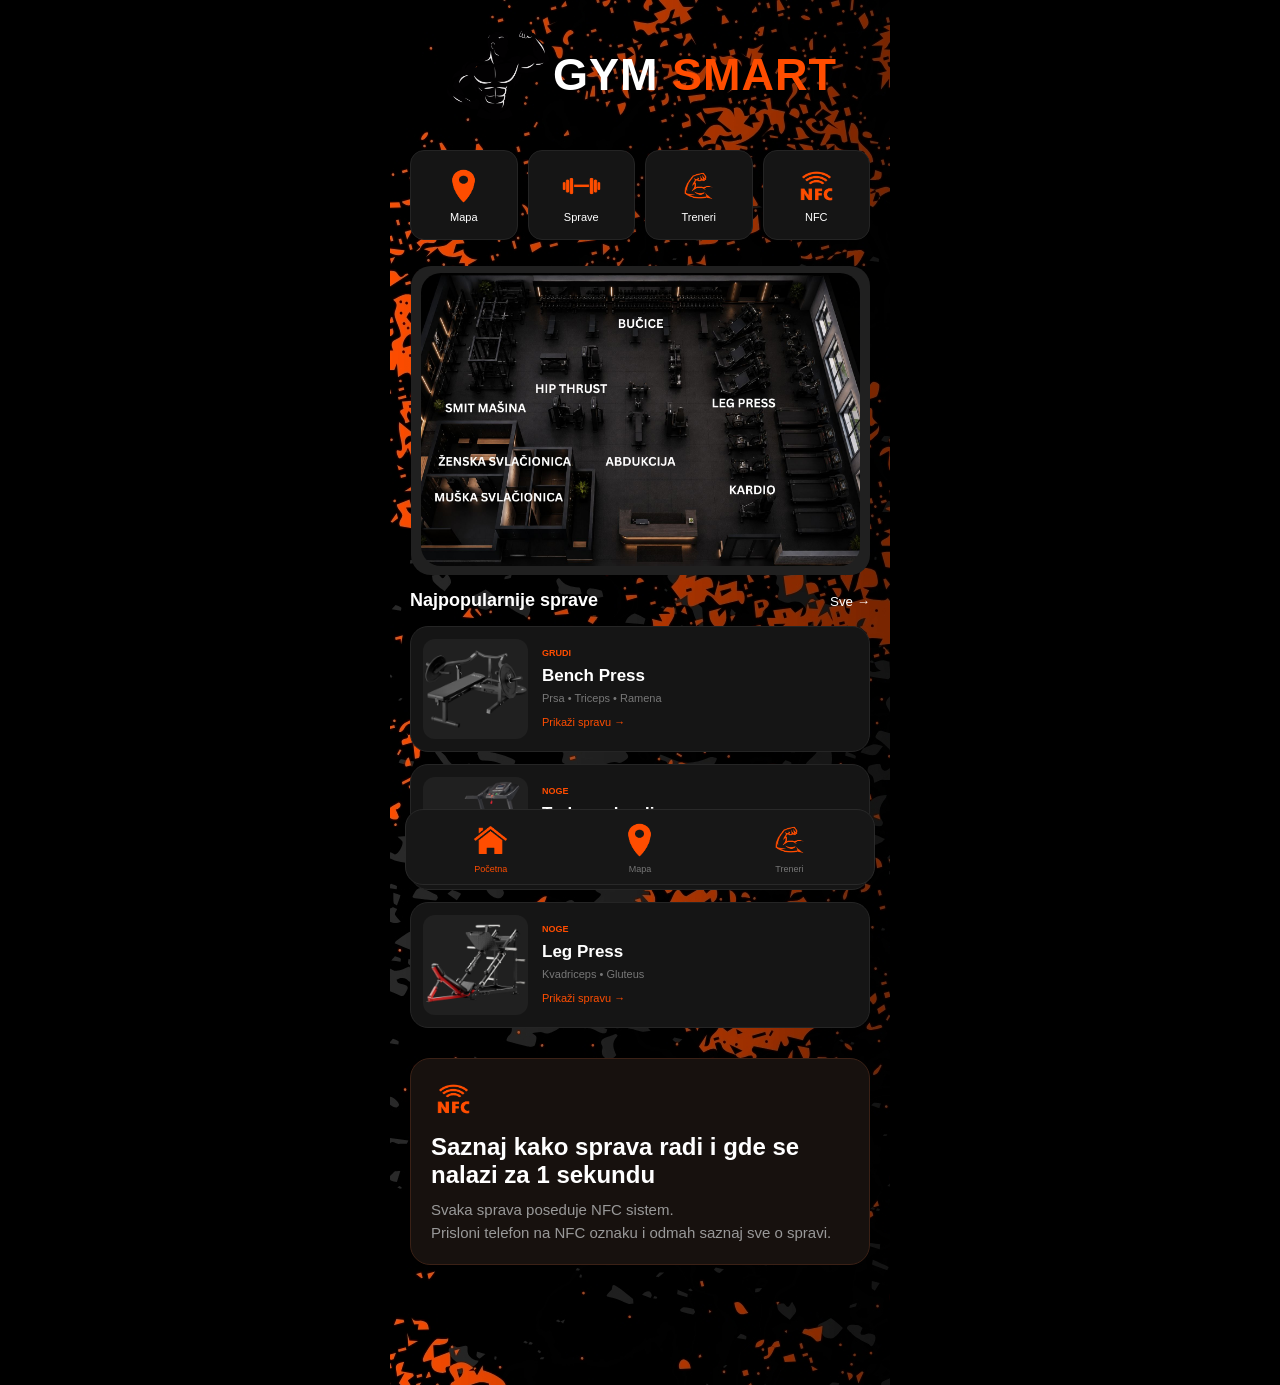
<file: index.html>
<!DOCTYPE html>
<html lang="sr">
<head>
    <meta charset="UTF-8">
    <meta name="viewport" content="width=device-width, initial-scale=1.0">

    <title>Smart Gym</title>

    <link rel="stylesheet" href="izgled.css">

</head>

<body>

    <div class="app">

       
        <header>
            <img class="a" src="sma.png";>
            <div>
                <h1>GYM <span>SMART</span></h1>
                
            </div>
            
            
        </header>
        </section>





       
        <section class="quick-buttons">

            <button>
                <a href="Untitled-1.html">
                <div>   
                    <img src="Untitled design (14).png">   
                </div>
                <span>Mapa</span>
                </a>
                
            </button>

            <button>
                <a href="Untitled-3.html">
<div> <img src="Untitled design (15).png"> </div>
                <span>Sprave</span>
                </a>
                
            </button>

            <button>
                <a href="unititled-2.html">
<div> <img src="Untitled design (16).png"> </div>
                <span>Treneri</span>
                </a>
                
            </button>

            <button>
                <div ><img src="Untitled design (17).png"> </div>
                <span>NFC</span>
            </button>

        </section>


        
        <section class="section">


            <div class="map">

                <div class="map-label cardio">
                     <img class="ak" src="Add a subheading.jpg";>
                </div>
               
            </div>

        </section>


        <!-- POPULAR MACHINES -->
        <section class="section">

            <div class="section-title">
                <h2>Najpopularnije sprave</h2>
                <a href="Untitled-3.html">
                <button class="see-all">Sve →</button>
            </a>
            </div>


            <div class="machines">

                <div class="machine-card">

                    <div class="machine-image">
                        <img class="a" src="Untitled design (20).png">
                    </div>

                    <div class="machine-info">
                        <span class="category">GRUDI</span>

                        <h3>Bench Press</h3>

                        <p>Prsa • Triceps • Ramena</p>

                        <button class="machine-button">
                            Prikaži spravu →
                        </button>
                    </div>

                </div>

                    <div class="machine-card">

                    <div class="machine-image">
                        <img class="a"  src="Untitled design (22).png">
                    </div>

                    <div class="machine-info">
                        <span class="category">NOGE</span>

                        <h3>Traka za kardio</h3>

                        <p>Kvadriceps • Gluteus • Listovi</p>

                        <button class="machine-button">
                            Prikaži spravu →
                        </button>
                    </div>

                </div>

                <div class="machine-card">

                    <div class="machine-image">
                     <img class="a"  src="Untitled design (19).png">
                    </div>

                    <div class="machine-info">
                        <span class="category">NOGE</span>

                        <h3>Leg Press</h3>

                        <p>Kvadriceps • Gluteus</p>

                        <button class="machine-button">
                            Prikaži spravu →
                        </button>
                    </div>

                </div>

            </div>

        </section>


        <!-- NFC -->
        <section class="nfc-card">

            <div ><img src="Untitled design (17).png"> </div>

            <div>
                

                <h2>Saznaj kako sprava radi i gde se nalazi za 1 sekundu</h2>
                <p>
                    Svaka sprava poseduje NFC sistem.<br>
                
                    Prisloni telefon na NFC oznaku
                    i odmah saznaj sve o spravi.
                </p>
            </div>

           

        </section>


        <!-- BOTTOM NAV -->
        <nav class="bottom-nav">

            <a href="index.html" class="active">
                <img src="Untitled design (18).png"> 
                Početna
            </a>

            <a href="Untitled-1.html">
                <img src="Untitled design (14).png">
                Mapa
            </a>

            <a href="unititled-2.html">
                <img src="Untitled design (16).png">
                Treneri
            </a>

           

        </nav>

    </div>

</body>
</html>
</file>
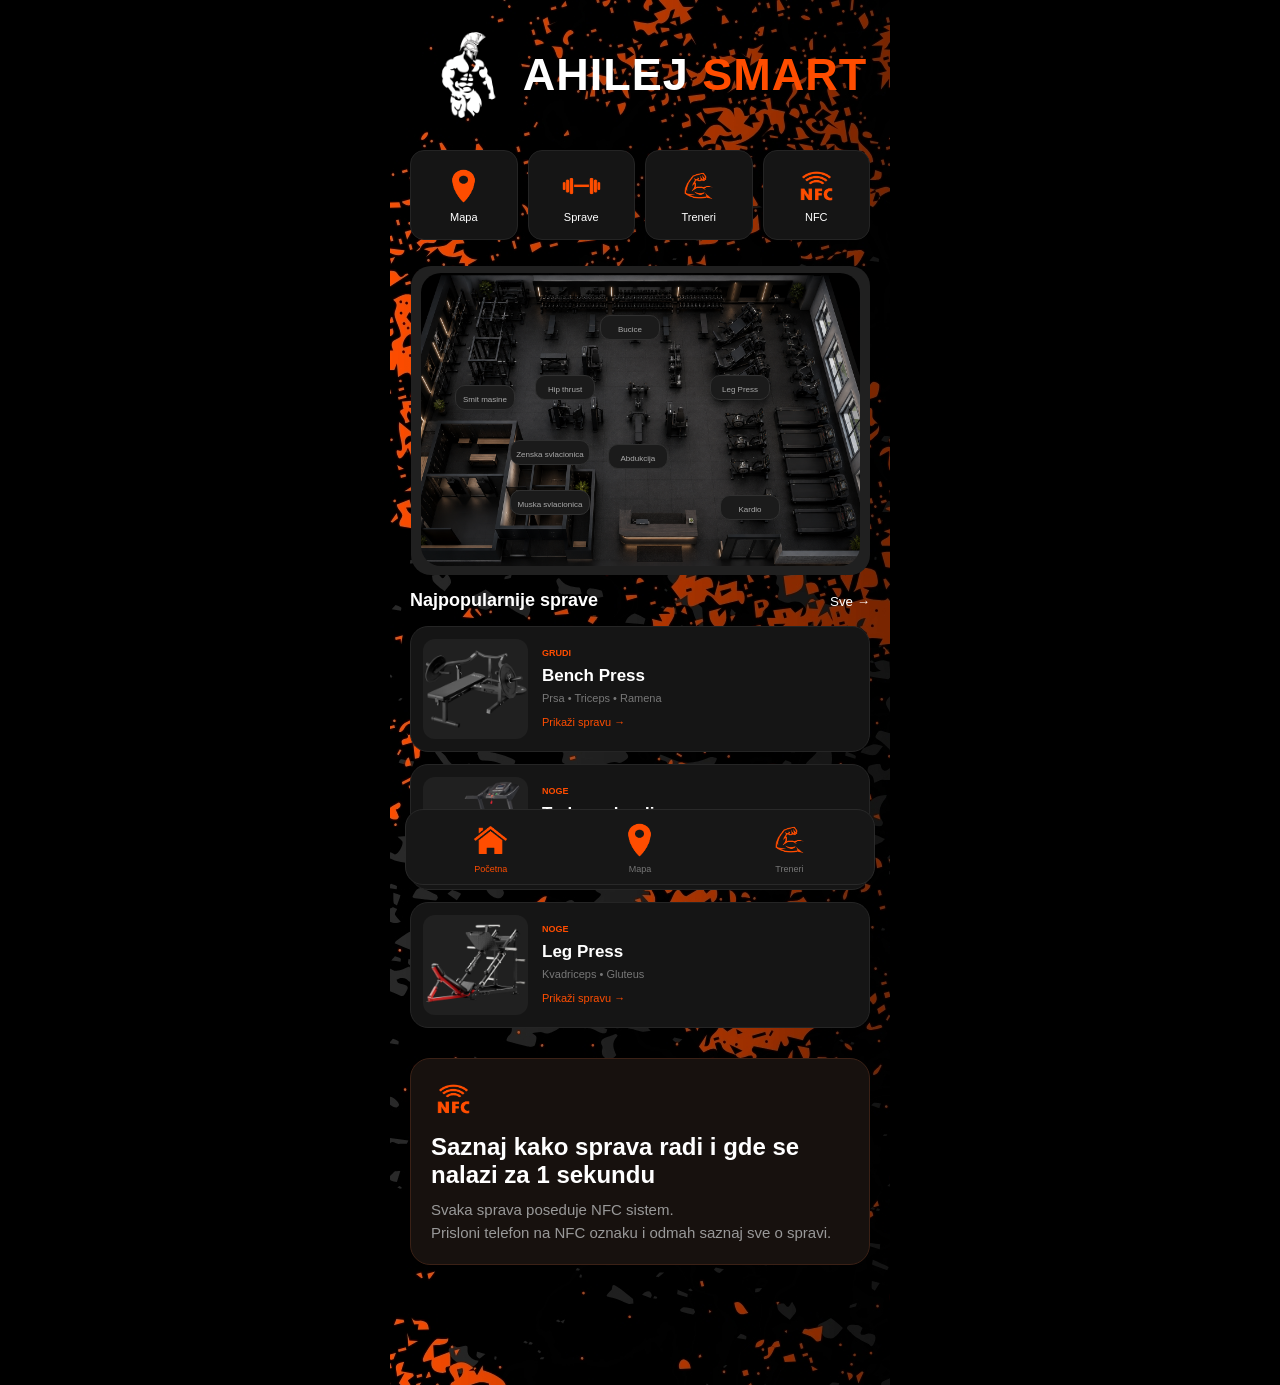
<file: ahilej.html>
<!DOCTYPE html>
<html lang="sr">
<head>
    <meta charset="UTF-8">
    <meta name="viewport" content="width=device-width, initial-scale=1.0">

    <title>Ahilej Smart Gym</title>

    <link rel="stylesheet" href="izgled.css">

</head>

<body>

    <div class="app">

       
        <header>
            <img class="a" src="a09cf7c3-b63e-42ff-845c-2c6d78ee60a0.png";>
            <div>
                <h1>AHILEJ <span>SMART</span></h1>
                
            </div>
            
            
        </header>
        </section>





       
        <section class="quick-buttons">

            <button>
                <a href="Untitled-1.html">
                <div>   
                    <img src="Untitled design (14).png">   
                </div>
                <span>Mapa</span>
                </a>
                
            </button>

            <button>
                <a href="Untitled-3.html">
<div> <img src="Untitled design (15).png"> </div>
                <span>Sprave</span>
                </a>
                
            </button>

            <button>
                <a href="unititled-2.html">
<div> <img src="Untitled design (16).png"> </div>
                <span>Treneri</span>
                </a>
                
            </button>

            <button>
                <div ><img src="Untitled design (17).png"> </div>
                <span>NFC</span>
            </button>

        </section>


        
        <section class="section">


            <div class="map">

                <div class="map-label cardio">
                     <img class="ak" src="ChatGPT Image 4. сеп 2026. 15_26_04.png";>
                </div>

                <div class="machine machine-1">
                    <span></span>
                    <small>Bucice</small>
                </div>

                <div class="machine machine-2">
                    <span></span>
                    <small>Hip  thrust</small>
                </div>

             

                <div class="machine machine-3 active">
                    <span></span>
                    <small>Leg Press</small>
                </div>

                <div class="machine machine-4">
                    <span></span>
                    <small>Kardio</small>
                </div>

                

                <div class="machine machine-5">
                    <span></span>
                    <small>Abdukcija</small>
                </div>

                <div class="machine machine-6">
                    <span></span>
                    <small>Smit masine</small>
                </div>

                <div class="machine machine-7">
                    <span></span>
                    <small>Muska svlacionica</small>
                </div>

                <div class="machine machine-8">
                    <span></span>
                    <small>Zenska svlacionica</small>
                </div>
               

            </div>

        </section>


        <!-- POPULAR MACHINES -->
        <section class="section">

            <div class="section-title">
                <h2>Najpopularnije sprave</h2>
                <a href="Untitled-3.html">
                <button class="see-all">Sve →</button>
            </a>
            </div>


            <div class="machines">

                <div class="machine-card">

                    <div class="machine-image">
                        <img class="a" src="Untitled design (20).png">
                    </div>

                    <div class="machine-info">
                        <span class="category">GRUDI</span>

                        <h3>Bench Press</h3>

                        <p>Prsa • Triceps • Ramena</p>

                        <button class="machine-button">
                            Prikaži spravu →
                        </button>
                    </div>

                </div>

                    <div class="machine-card">

                    <div class="machine-image">
                        <img class="a"  src="Untitled design (22).png">
                    </div>

                    <div class="machine-info">
                        <span class="category">NOGE</span>

                        <h3>Traka za kardio</h3>

                        <p>Kvadriceps • Gluteus • Listovi</p>

                        <button class="machine-button">
                            Prikaži spravu →
                        </button>
                    </div>

                </div>

                <div class="machine-card">

                    <div class="machine-image">
                     <img class="a"  src="Untitled design (19).png">
                    </div>

                    <div class="machine-info">
                        <span class="category">NOGE</span>

                        <h3>Leg Press</h3>

                        <p>Kvadriceps • Gluteus</p>

                        <button class="machine-button">
                            Prikaži spravu →
                        </button>
                    </div>

                </div>

            </div>

        </section>


        <!-- NFC -->
        <section class="nfc-card">

            <div ><img src="Untitled design (17).png"> </div>

            <div>
                

                <h2>Saznaj kako sprava radi i gde se nalazi za 1 sekundu</h2>
                <p>
                    Svaka sprava poseduje NFC sistem.<br>
                
                    Prisloni telefon na NFC oznaku
                    i odmah saznaj sve o spravi.
                </p>
            </div>

           

        </section>


        <!-- BOTTOM NAV -->
        <nav class="bottom-nav">

            <a href="ahilej.html" class="active">
                <img src="Untitled design (18).png"> 
                Početna
            </a>

            <a href="Untitled-1.html">
                <img src="Untitled design (14).png">
                Mapa
            </a>

            <a href="unititled-2.html">
                <img src="Untitled design (16).png">
                Treneri
            </a>

           

        </nav>

    </div>

</body>
</html>
</file>
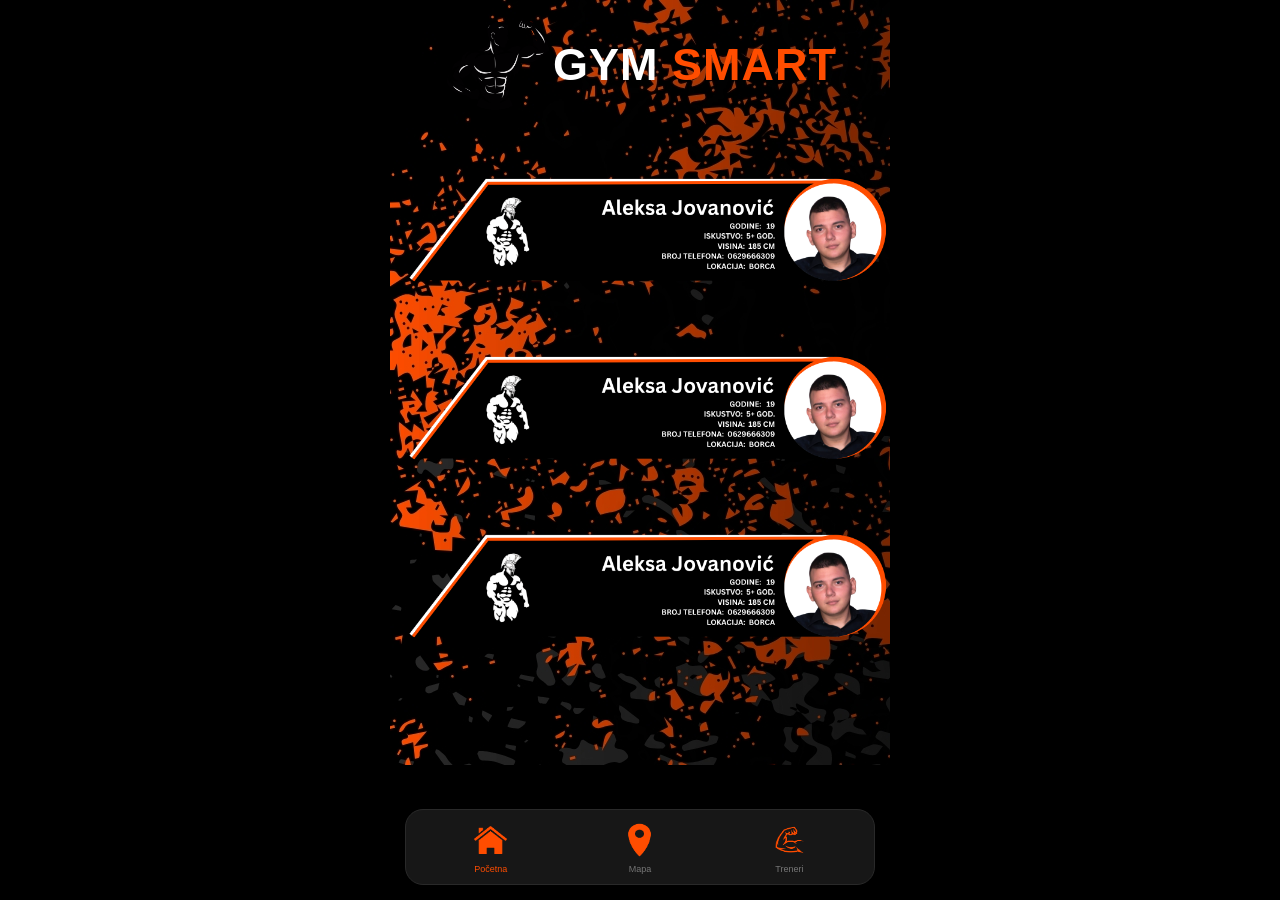
<file: unititled-2.html>
<!DOCTYPE html>
<html lang="sr">
<head>
    <meta charset="UTF-8">
    <meta name="viewport" content="width=device-width, initial-scale=1.0">

    <title> Smart Gym</title>

    <link rel="stylesheet" href="izgled.css">

</head>

<body>

    <div class="apps">

       
        <header>
            <img class="a" src="sma.png";>
            <div>
                <h1>GYM <span>SMART </span></h1>
                
            </div>
            
            
        </header>
        <img class="slika" src="Aleksa Jovanović.png";>
        <img class="slika" src="Aleksa Jovanović.png";>
        <img class="slika" src="Aleksa Jovanović.png";>
        </section>


        
        
    <nav class="bottom-nav">

            <a href="index.html" class="active">
                <img src="Untitled design (18).png"> 
                Početna
            </a>

            <a href="Untitled-1.html">
                <img src="Untitled design (14).png">
                Mapa
            </a>

            <a href="unititled-2.html">
                <img src="Untitled design (16).png">
                Treneri
            </a>

           

        </nav>
</body>
</html>
</file>
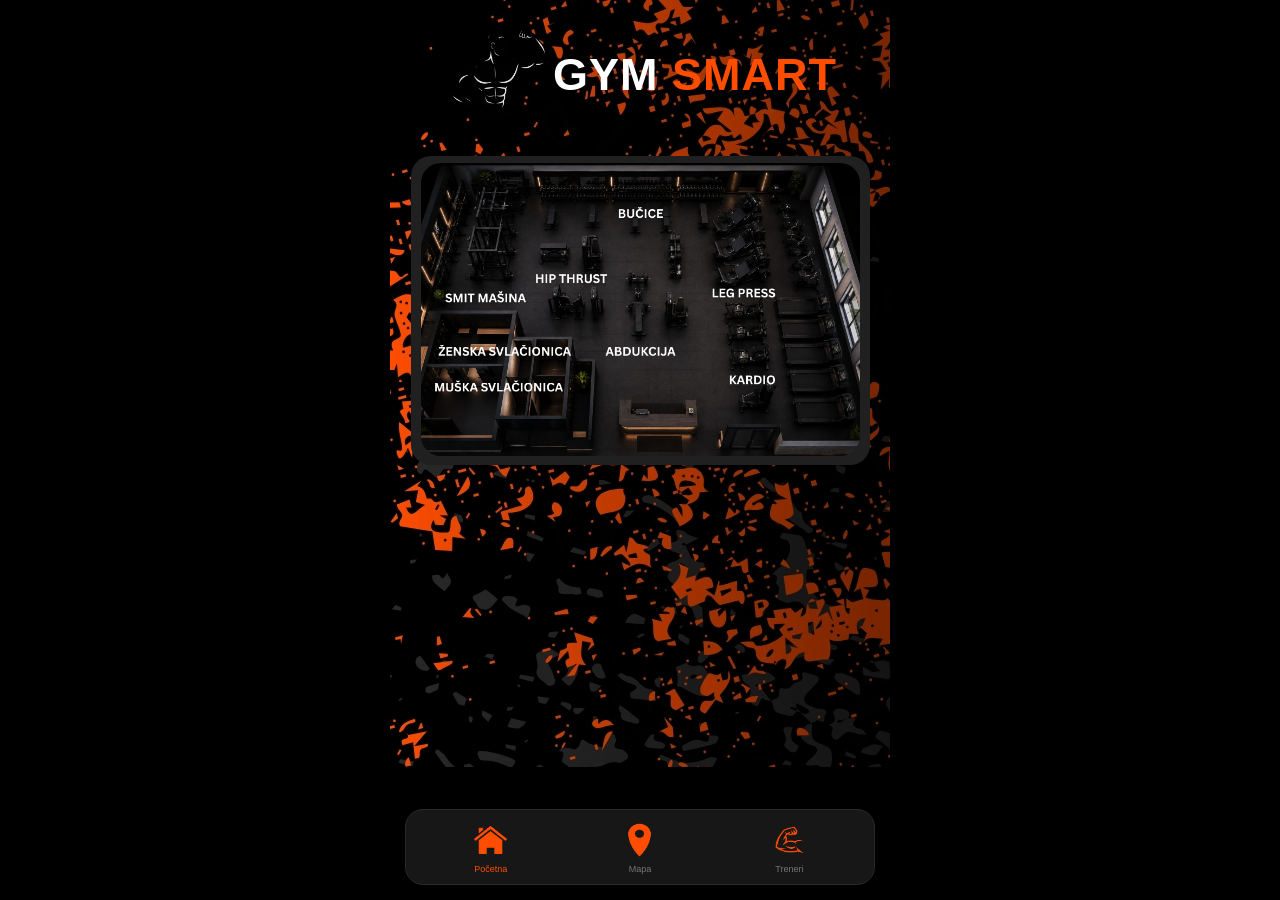
<file: Untitled-1.html>
<!DOCTYPE html>
<html lang="sr">
<head>
    <meta charset="UTF-8">
    <meta name="viewport" content="width=device-width, initial-scale=1.0">

    <title> Smart Gym</title>

    <link rel="stylesheet" href="izgled.css">

</head>

<body>

    <div class="appa">

       
        <header>
            <img class="a" src="sma.png";>
            <div>
                <h1>GYM <span>SMART</span></h1>
                
            </div>
            
            
        </header>
        </section>





       
    
        
        <section class="section">


            <div class="map">

                <div class="map-label cardio">
                     <img class="ak" src="Add a subheading.jpg";>
                </div>

            </div>

        </section>
    </div>
    <nav class="bottom-nav">

            <a href="index.html" class="active">
                <img src="Untitled design (18).png"> 
                Početna
            </a>

            <a href="Untitled-1.html">
                <img src="Untitled design (14).png">
                Mapa
            </a>

            <a href="unititled-2.html">
                <img src="Untitled design (16).png">
                Treneri
            </a>

           

        </nav>
</body>
</html>
</file>
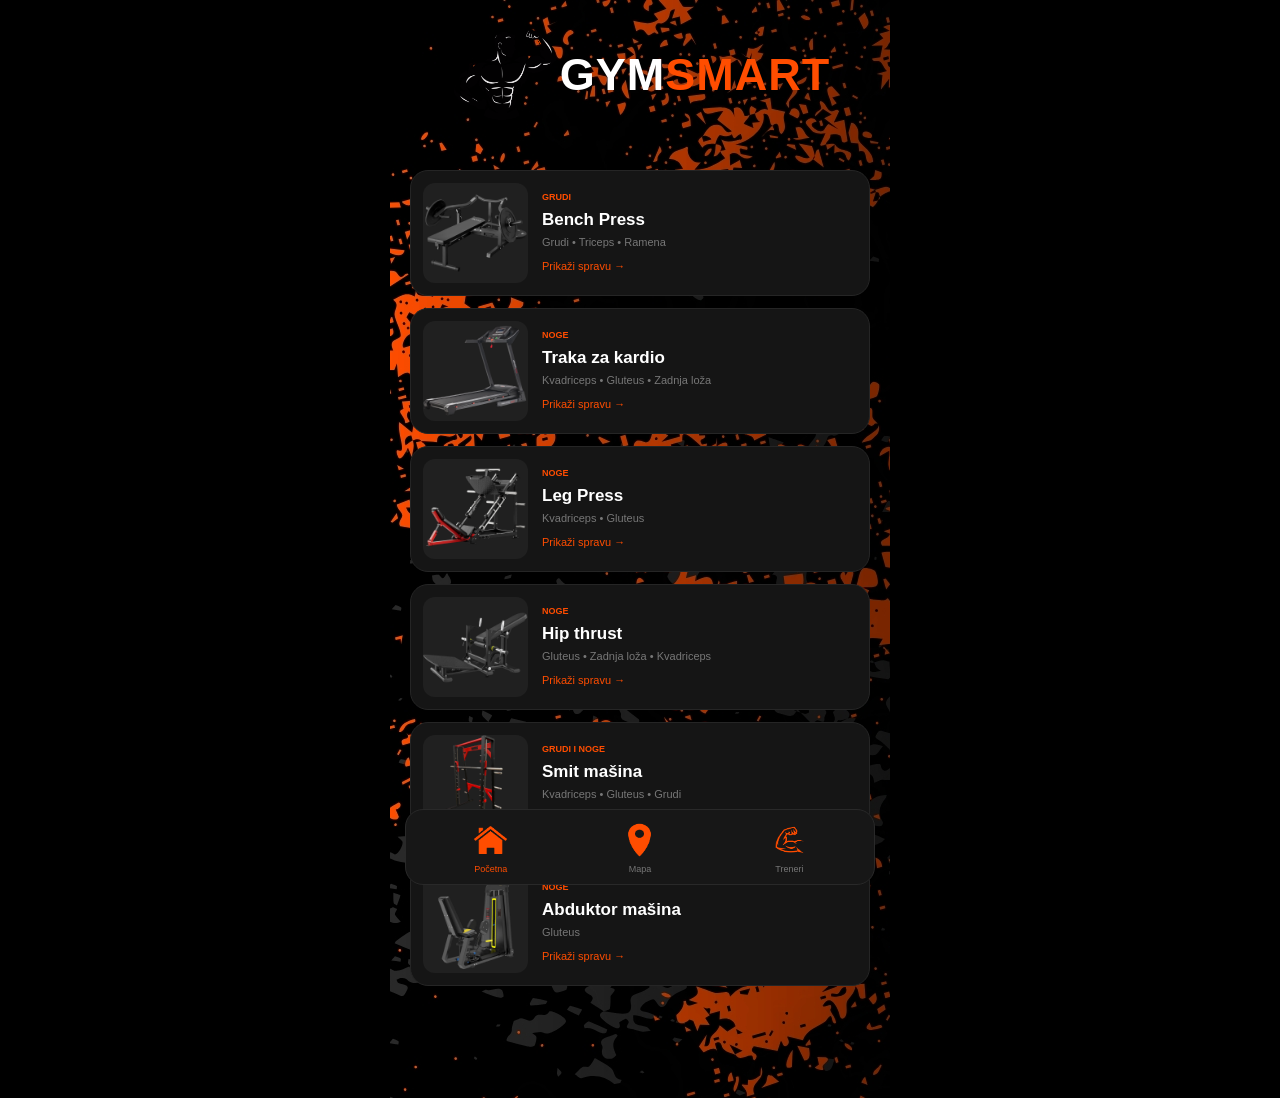
<file: Untitled-3.html>
<!DOCTYPE html>
<html lang="sr">
<head>
    <meta charset="UTF-8">
    <meta name="viewport" content="width=device-width, initial-scale=1.0">

    <title>Smart Gym</title>

    <link rel="stylesheet" href="izgled.css">

</head>

<body>

    <div class="appk">

       
        <header>
            <img class="a" src="sma.png";>
            <div>
                <h1>GYM<span>SMART</span></h1>
                
            </div>
            
            
        </header>
        </section>

<section class="section">

            <div class="section-title">
                
            </div>


            <div class="machines">

                <div class="machine-card">

                    <div class="machine-image">
                        <img class="a" src="Untitled design (20).png">
                    </div>

                    <div class="machine-info">
                        <span class="category">GRUDI</span>

                        <h3>Bench Press</h3>

                        <p>Grudi • Triceps • Ramena</p>

                        <button class="machine-button">
                            Prikaži spravu →
                        </button>
                    </div>

                </div>

                    <div class="machine-card">

                    <div class="machine-image">
                        <img class="a"  src="Untitled design (22).png">
                    </div>

                    <div class="machine-info">
                        <span class="category">NOGE</span>

                        <h3>Traka za kardio</h3>

                        <p>Kvadriceps • Gluteus • Zadnja loža</p>

                        <button class="machine-button">
                            Prikaži spravu →
                        </button>
                    </div>

                </div>

                <div class="machine-card">

                    <div class="machine-image">
                     <img class="a"  src="Untitled design (19).png">
                    </div>

                    <div class="machine-info">
                        <span class="category">NOGE</span>

                        <h3>Leg Press</h3>

                        <p>Kvadriceps • Gluteus  </p>

                        <button class="machine-button">
                            Prikaži spravu →
                        </button>
                    </div>

                    

                </div>
                <div class="machine-card">

                    <div class="machine-image">
                        <img class="a" src="Untitled design (1).png">
                    </div>

                    <div class="machine-info">
                        <span class="category">NOGE</span>

                        <h3>Hip thrust</h3>

                        <p>Gluteus • Zadnja loža • Kvadriceps</p>

                        <button class="machine-button">
                            Prikaži spravu →
                        </button>
                    </div>

                </div>
 <div class="machine-card">

                    <div class="machine-image">
                        <img class="a" src="Untitled design (35).png">
                    </div>

                    <div class="machine-info">
                        <span class="category">GRUDI I NOGE</span>

                        <h3>Smit mašina</h3>

                        <p>Kvadriceps • Gluteus • Grudi</p>

                        <button class="machine-button">
                            Prikaži spravu →
                        </button>
                    </div>

                </div>
<div class="machine-card">

                    <div class="machine-image">
                        <img class="a" src="Untitled design (37).png">
                    </div>

                    <div class="machine-info">
                        <span class="category">NOGE</span>

                        <h3>Abduktor mašina</h3>

                        <p>Gluteus</p>

                        <button class="machine-button">
                            Prikaži spravu →
                        </button>
                    </div>

                </div>
            </div>

        </section>



       
    
       
    <nav class="bottom-nav">

            <a href="index.html" class="active">
                <img src="Untitled design (18).png"> 
                Početna
            </a>

            <a href="Untitled-1.html">
                <img src="Untitled design (14).png">
                Mapa
            </a>

            <a href="unititled-2.html">
                <img src="Untitled design (16).png">
                Treneri
            </a>

           

        </nav>
</body>
</html>
</file>
<file: izgled.css>
* {
    margin: 0;
    padding: 0;
    box-sizing: border-box;
}

body {
    
    font-family: Arial, Helvetica, sans-serif;
    background: black;
    color: white;
    
}
 
.ak{
    border-radius: 20px;
    width: 100%;
    height: 100%;
}

.appa {
    background-image: url(Untitled\ design\ \(2\).jpg);
    width: 100%;
    height: 100%;
    max-width: 500px;
    margin: auto;
    padding: 20px;
    padding-bottom: 312px;
    
}

.appk {
    background-image: url(Untitled\ design\ \(2\).jpg);
    width: 100%;
    height: 100%;
    max-width: 500px;
    margin: auto;
    padding: 20px;
    padding-bottom: 112px;
    
}

.apps {
    background-image: url(Untitled\ design\ \(2\).jpg);
    width: 100%;
    height: 765px;
    max-width: 500px;
    margin: auto;
    padding: 10px;
    
    
}

.app {
    background-image: url(Untitled\ design\ \(2\).jpg);
    width: 100%;
    height: 100%;
    max-width: 500px;
    margin: auto;
    padding: 20px;
    padding-bottom: 120px;
    
}

img{
    width: 45px;
    height: 40px;

}

header {
    display: flex;
    justify-content: center;
    align-items: center;
    
}

.a{
    width: 110px;
    height: 110px;
}

.small-text {
    color: #888;
    font-size: 13px;
    margin-bottom: 4px;
}

h1 {
    font-size: 45px;
    letter-spacing: 1px;
}

h1 span {
    color: #ff4d00;
}

.profile {
    width: 42px;
    height: 42px;
    border-radius: 50%;
    background: #ff4d00;

    display: flex;
    align-items: center;
    justify-content: center;

    font-weight: bold;
}


/* WELCOME */

.welcome {
    margin-top: 35px;

    display: flex;
    justify-content: space-between;
    align-items: center;
}

.welcome p {
    color: #999;
    font-size: 14px;
}

.welcome h2 {
    margin-top: 5px;
    font-size: 24px;
}

.fire {
    font-size: 35px;
}


/* SEARCH */

.search {
    margin-top: 25px;

    background: #151515;
    border: 1px solid #252525;

    border-radius: 14px;

    height: 52px;

    display: flex;
    align-items: center;

    padding: 0 15px;
}

.search span {
    font-size: 20px;
}

.search input {
    background: transparent;
    border: none;
    outline: none;

    color: white;

    width: 100%;

    margin-left: 10px;

    font-size: 14px;
}

.search input::placeholder {
    color: #777;
}


/* QUICK BUTTONS */

.quick-buttons {
    display: grid;
    grid-template-columns: repeat(4, 1fr);
    gap: 10px;

    margin-top: 20px;
}

.quick-buttons button {
    background: #151515;
    border: 1px solid #242424;

    border-radius: 14px;

    padding: 15px 5px;

    color: white;

    cursor: pointer;
}

.quick-buttons .icon {
    font-size: 23px;
    margin-bottom: 7px;
}

.quick-buttons span {
    font-size: 11px;
    
}

a {
    text-decoration: none;
    color: white;
}
/* SECTIONS */

.section {
    margin-top: 25px;
}

.section-title {
    display: flex;
    justify-content: space-between;
    align-items: center;
    margin-bottom: 15px;
}

.section-title h2 {
    font-size: 18px;
    
}

.see-all {
    border: none;
    background: transparent;
    color: white;
    cursor: pointer;
}


/* MAP */

.map {
    height: 300px;

    

    border-radius: 20px;

    position: relative;

}

.slika{
  position: relative;
  right: 50px;
  top: 100px;
  margin-top: -150px;
  height: auto;
 width: 120%;
 
}


/* MAP LABELS */

.map-label {
    position: absolute;

    background: #202020;

    border-radius: 20px;

    padding: 7px 10px;

    font-size: 9px;

    color: #aaa;
}

.cardio {
    top: 1px;
    left: 1px;
}

.chest {
    top: 15px;
    right: 15px;
}

.legs {
    bottom: 15px;
    left: 15px;
}


/* MACHINES */

.machine {
    position: absolute;

    width: 60px;
    height: 25px;

    background: #1b1b1b;

    border: 1px solid #303030;

    border-radius: 10px;

    display: flex;
    flex-direction: column;

    align-items: center;
    justify-content: center;

    gap: 3px;
}

.machine span {
    font-size: 22px;
}

.machine small {
    color: #aaa;
    font-size: 8px;
}

.machine-1 {
    top: 50px;
    left: 190px;
}

.machine-2 {
    top: 110px;
    left: 125px;
}

.machine-3 {
    top: 110px;
    right: 100px;
}

.machine-4 {
    top: 230px;
    right: 90px;
}

.machine-5 {
    bottom: 32%;
    left: 43%;
}

.machine-6 {
    bottom: 155px;
    left: 45px;
}

.machine-7 {
    bottom: 50px;
    left: 100px;
    width: 80px;
}

.machine-8 {
    bottom: 100px;
    left: 100px;
    width: 80px;
}





/* LOCATION */

.location {
    position: absolute;

    left: 50%;
    top: 52%;

    transform: translate(-50%, -50%);

    display: flex;
    align-items: center;
    gap: 7px;

    background: #ff4d00;

    padding: 7px 12px;

    border-radius: 20px;

    font-size: 10px;

    font-weight: bold;
}

.location-dot {
    width: 7px;
    height: 7px;

    background: white;

    border-radius: 50%;
}


/* MACHINE CARDS */

.machines {
    display: flex;
    flex-direction: column;
    gap: 12px;
}

.machine-card {
    background: #151515;

    border: 1px solid #252525;

    border-radius: 18px;

    padding: 12px;

    display: flex;

    gap: 14px;
}

.machine-image {
    width: 105px;
   
    height: 100px;

    background: #202020;

    border-radius: 12px;

    display: flex;
    align-items: center;
    justify-content: center;

    font-size: 40px;
}



.machine-info {
    padding-top: 3px;
}

.category {
    font-size: 9px;
    color: #ff4d00;
    font-weight: bold;
}

.machine-info h3 {
    margin-top: 6px;
    font-size: 17px;
}

.machine-info p {
    color: #777;
    font-size: 11px;
    margin-top: 6px;
}

.machine-button {
    margin-top: 12px;

    background: transparent;

    border: none;

    color: #ff4d00;

    font-size: 11px;

    cursor: pointer;
}


/* NFC CARD */

.nfc-card {
    margin-top: 30px;

    padding: 20px;

    border-radius: 20px;

    background: #17110e;

    border: 1px solid #3b2116;

    position: relative;
}

.nfc-icon {
    font-size: 30px;

    margin-bottom: 12px;
}

.nfc-card span {
    color: #ff4d00;

    font-size: 10px;

    font-weight: bold;
}

.nfc-card h2 {
    margin-top: 10px;

    font-size: 24px;
}

.nfc-card p {
    

    color: #999;

    font-size: 15px;

    line-height: 1.5;

    margin-top: 10px;
}

.nfc-button {
    margin-top: 15px;

    background: #ff4d00;

    border: none;

    color: white;

    padding: 10px 15px;

    border-radius: 9px;

    font-weight: bold;

    cursor: pointer;
}


/* BOTTOM NAV */

.bottom-nav {
    position: fixed;

    bottom: 15px;
    left: 50%;

    transform: translateX(-50%);

    width: calc(100% - 30px);
    max-width: 470px;

    background: #171717;

    border: 1px solid #292929;

    border-radius: 18px;

    padding: 10px;

    display: flex;
    justify-content: space-around;

    backdrop-filter: blur(10px);
}

.bottom-nav a {
    display: flex;
    flex-direction: column;

    align-items: center;

    gap: 4px;

    color: #777;

    font-size: 9px;

    cursor: pointer;
}

.bottom-nav a span {
    font-size: 18px;
}

.bottom-nav a.active {
    color: #ff4d00;
}
</file>
